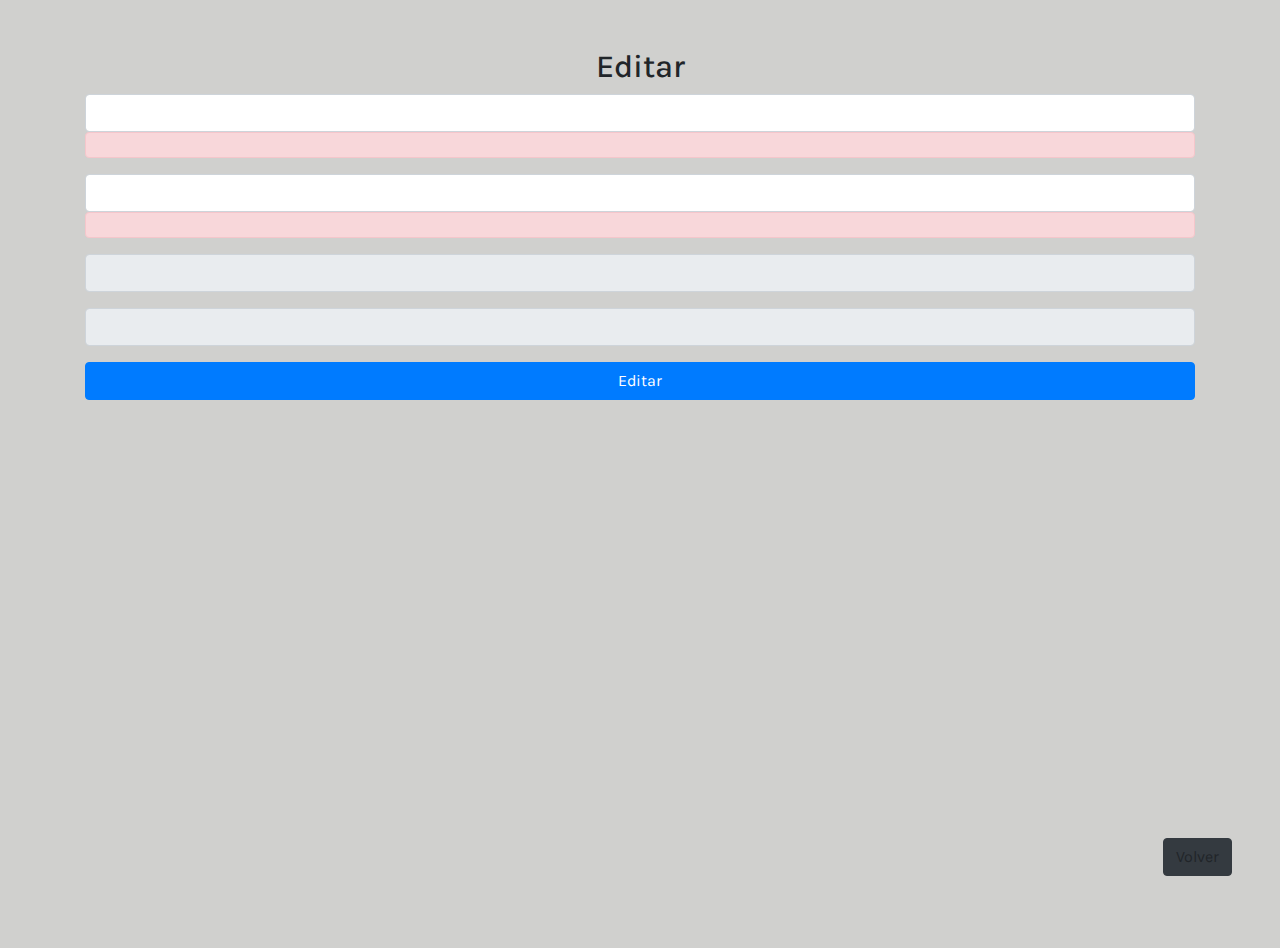
<file: src/main/resources/templates/formGroupEdit.html>
<!DOCTYPE html>
<html lang="en" xmlns:th="http://www.w3.org/1999/xhtml">
<head>
    <meta charset="UTF-8">
    <meta name="viewport" content="width=device-width, initial-scale=1.0">
    <meta http-equiv="X-UA-Compatible" content="ie=edge">
    <title>Página Profesor</title>
    <link href="https://fonts.googleapis.com/css?family=Karla:400,700&display=swap" rel="stylesheet">
    <link rel="stylesheet" href="https://cdn.materialdesignicons.com/4.8.95/css/materialdesignicons.min.css">
    <link rel="stylesheet" href="https://stackpath.bootstrapcdn.com/bootstrap/4.4.1/css/bootstrap.min.css">
    <link rel="stylesheet" th:href="@{/css/login.css}" href="../static/css/login.css">
</head>
<body>

<div class="container text-center mt-5">
    <h2>Editar</h2>
    <form th:action="@{/private/teacher/group/edit}" th:object="${grupoFormDto}" method="post" >

        <div class="form-group">
            <label for="classroom" class="sr-only" >Salon</label>
            <input  type="text" class="form-control" th:field="*{classroom}"  id="classroom">
            <div class='alert alert-danger' th_if="${#fields.hasErrors('classroom')}" th:errors="*{classroom}"></div>
        </div>

        <div class="form-group">
            <label for="hours" class="sr-only" >Hora</label>
            <input type="text" class="form-control" th:field="*{hours}"  id="hours">
            <div class='alert alert-danger' th_if="${#fields.hasErrors('hours')}" th:errors="*{hours}"></div>
        </div>
        <div class="form-group">
            <label for="number" class="sr-only" >Hora</label>
            <input  type="text" class="form-control"  th:field="*{number}"  id="number" disabled>
        </div>
        <div class="form-group">
            <label for="subjectCode" class="sr-only" >Codigo</label>
            <input type="text" class="form-control" th:field="*{subjectCode}"  id="subjectCode" disabled>
        </div>
        <input th:name="number" type="hidden" name="number" th:value="${grupoFormDto.number}"/>
        <input th:name="code"  type="hidden" name="code" th:value="${grupoFormDto.subjectCode}"/>
        <input  type="submit" name="formGroup" id="formGroup" class="btn btn-block btn-primary mb-4" value="Editar">

    </form>
</div>
<footer class="d-flex justify-content-end align-items-end fixed-bottom pr-5 pb-4 " >
    <a th:href="@{/private/teacher}" class="btn btn-dark ">Volver</a>
</footer>




</body>
</html>
</file>
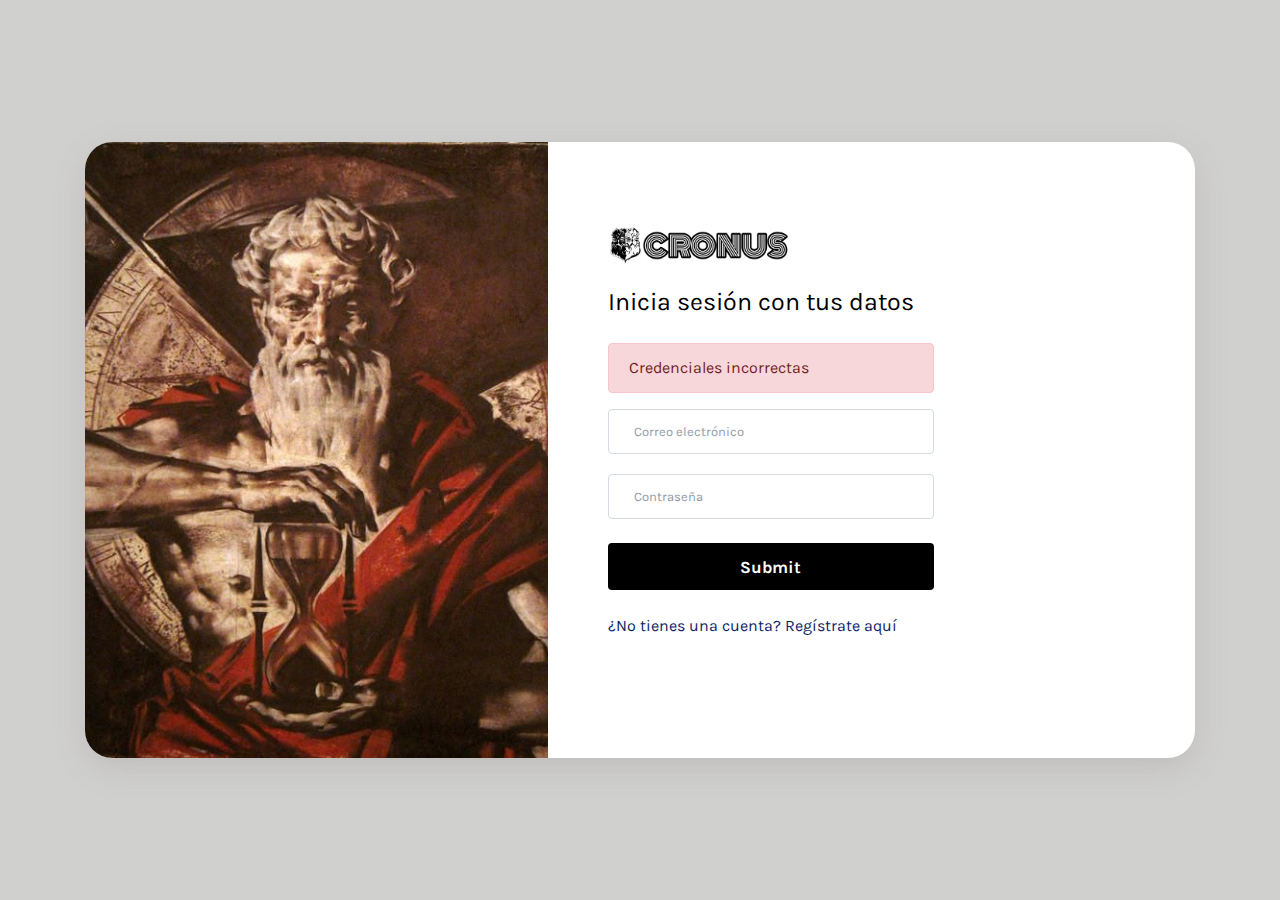
<file: src/main/resources/templates/login.html>
<!DOCTYPE html>
<html lang="en"  xmlns:th="http://www.w3.org/1999/xhtml" >
<head >
  <meta charset="UTF-8">
  <meta name="viewport" content="width=device-width, initial-scale=1.0">
  <meta http-equiv="X-UA-Compatible" content="ie=edge">
  <title>Cronus</title>
  <link href="https://fonts.googleapis.com/css?family=Karla:400,700&display=swap" rel="stylesheet">
  <link rel="stylesheet" href="https://cdn.materialdesignicons.com/4.8.95/css/materialdesignicons.min.css">
  <link rel="stylesheet" href="https://stackpath.bootstrapcdn.com/bootstrap/4.4.1/css/bootstrap.min.css">
  <link rel="stylesheet" th:href="@{/css/login.css}" href="../static/css/login.css">
  <script th:src="@{/js/jquery.js}" src="../static/js/jquery.js"></script>
  <script th:src="@{/js/bootstrap.js}" src="../static/js/bootstrap.js"></script>
</head>
<body>
<main class="d-flex align-items-center min-vh-100 py-3 py-md-0">
  <div class="container">

    <div class="card login-card">
      <div class="row no-gutters">
        <div class="col-md-5">
          <img th:src="@{/images/login.jpeg}" src="../static/images/login.jpeg" alt="login" class="login-card-img">
        </div>
        <div class="col-md-7">
          <div class="card-body">
            <div class="brand-wrapper">
              <img th:src="@{/images/logo.jpg}" src="../static/images/logo.jpg" alt="logo" class="logo">
            </div>
            <p class="login-card-description">Inicia sesión con tus datos</p>
            <form id="loginform" method="POST" th:action="@{/login-post}" role="form">
              <div th:if="${param.error}" class="alert alert-danger mb-3">Credenciales incorrectas</div>
              <div class="form-group">
                <label for="email" class="sr-only" th:text="#{login.email}">Email</label>
                <input type="email" name="username" id="email" class="form-control" placeholder="Correo electrónico">
              </div>
              <div class="form-group mb-4">
                <label for="password" class="sr-only" th:text="#{login.password}">Contraseña</label>
                <input type="password" name="password" id="password" class="form-control" placeholder="Contraseña">
              </div>
              <input th:value="#{login.boton}" type="submit" name="login" id="login" class="btn btn-block login-btn mb-4">
            </form>
            <p class="login-card-footer-text">¿No tienes una cuenta? <a th:href="@{/signup}" class="text-reset">Regístrate aquí</a></p>
          </div>
        </div>
      </div>
    </div>
  </div>
</main>
</body>
</html>
</file>
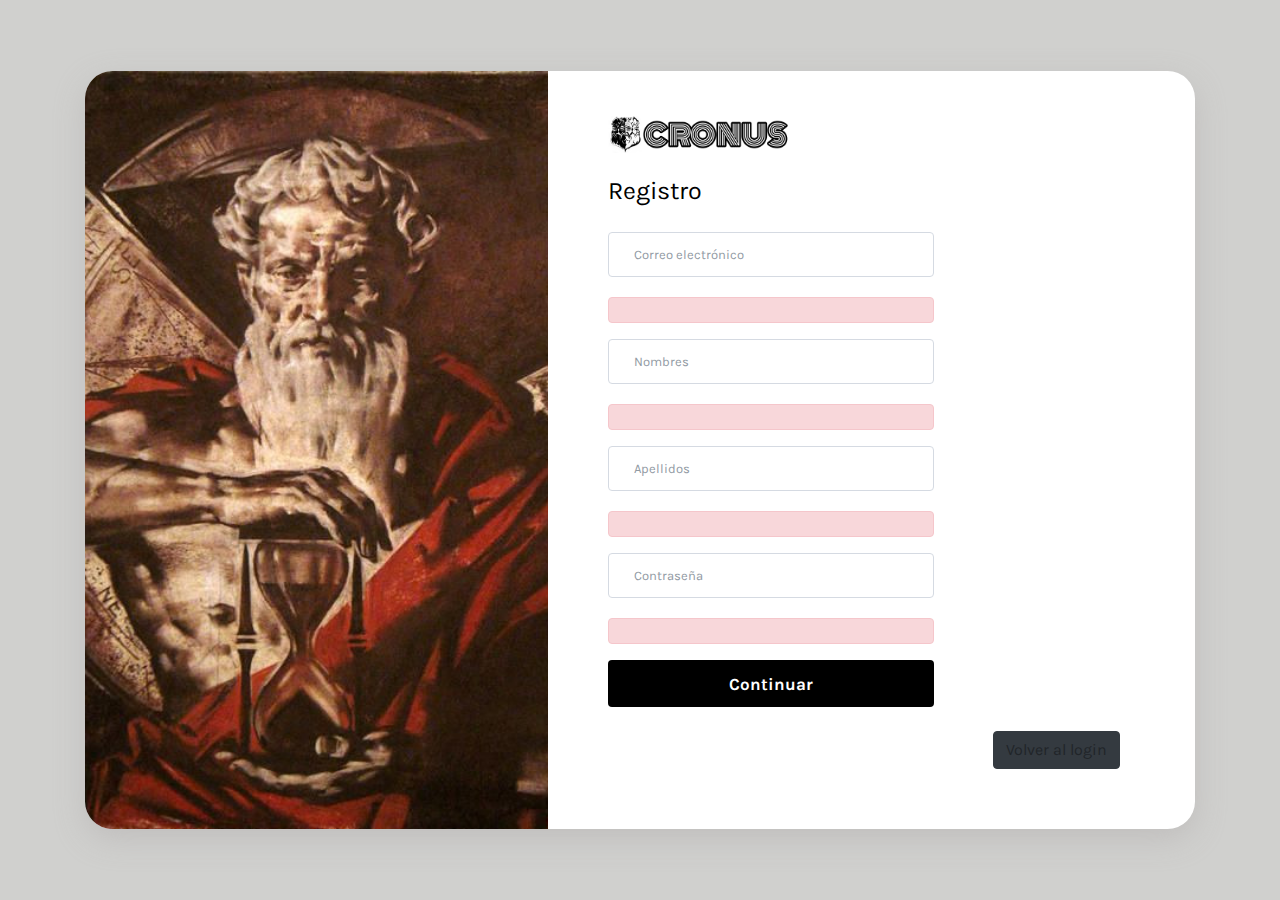
<file: src/main/resources/templates/signup.html>
<!DOCTYPE html>
<html lang="en"  xmlns:th="http://www.w3.org/1999/xhtml" >
<head >
    <meta charset="UTF-8">
    <meta name="viewport" content="width=device-width, initial-scale=1.0">
    <meta http-equiv="X-UA-Compatible" content="ie=edge">
    <link href="https://fonts.googleapis.com/css?family=Karla:400,700&display=swap" rel="stylesheet">
    <link rel="stylesheet" href="https://cdn.materialdesignicons.com/4.8.95/css/materialdesignicons.min.css">
    <link rel="stylesheet" href="https://stackpath.bootstrapcdn.com/bootstrap/4.4.1/css/bootstrap.min.css">
    <link rel="stylesheet" th:href="@{/css/signup.css}" href="../static/css/signup.css">
    <script th:src="@{/js/jquery.js}" src="../static/js/jquery.js"></script>
    <script th:src="@{/js/bootstrap.js}" src="../static/js/bootstrap.js"></script>
    <title>Registro</title>
</head>
<body>
<main class="d-flex align-items-center min-vh-100 py-3 py-md-0">
    <div class="container">
        <div class="card login-card">
            <div class="row no-gutters">
                <div class="col-md-5">
                    <img th:src="@{/images/login.jpeg}" src="../static/images/login.jpeg" alt="login" class="login-card-img">
                </div>
                <div class="col-md-7">
                    <div class="card-body">
                        <div class="brand-wrapper">
                            <img th:src="@{/images/logo.jpg}" src="../static/images/logo.jpg" alt="logo" class="logo">
                        </div>
                        <p class="login-card-description" th:text="#{signup.titulo}">Registro</p>
                        <form th:action="@{/signup}" th:object="${studentDto}" method="post" >



                            <div class="form-group">
                                <label for="email" class="sr-only" th:text="#{signup.email}">Email</label>
                                <input type="text" class="form-control" th:field="*{email}" placeholder="Correo electrónico" id="email">
                                <div class='alert alert-danger' th_if="${#fields.hasErrors('email')}" th:errors="*{email}"></div>
                            </div>


                            <div class="form-group">
                                <label for="name" class="sr-only" th:text="#{signup.nombre}">Nombres</label>
                                <input type="text" class="form-control" th:field="*{name}" placeholder="Nombres" id="name">
                                <div class='alert alert-danger' th_if="${#fields.hasErrors('name')}" th:errors="*{name}"></div>
                            </div>
                            <div class="form-group">
                                <label for="lastName" class="sr-only" th:text="#{signup.apellido}">Apellidos</label>
                                <input type="text" class="form-control" th:field="*{lastName}" placeholder="Apellidos" id="lastName">
                                <div class='alert alert-danger' th_if="${#fields.hasErrors('lastName')}" th:errors="*{lastName}"></div>
                            </div>
                            <div class="form-group">
                                <label for="password" class="sr-only" th:text="#{signup.contrasena}">Contraseña</label>
                                <input type="password" class="form-control" th:field="*{password}" placeholder="Contraseña" id="password">
                                <div class='alert alert-danger' th_if="${#fields.hasErrors('password')}" th:errors="*{password}"></div>
                            </div>
                            <input th:value="#{signup.boton}" type="submit" name="login" id="login" class="btn btn-block login-btn mb-4" value="Continuar">

                        </form>
                        <div class="container" align="right">
                            <a th:href="@{/login}" class="btn btn-dark">Volver al login</a>
                        </div>
                    </div>
                </div>
            </div>
        </div>
    </div>


</main>
</body>
</html>
</file>
<file: src/main/resources/static/css/login.css>
body {
  font-family: "Karla", sans-serif;
  background-color: #d0d0ce;
  min-height: 100vh; }

.brand-wrapper {
  margin-bottom: 19px; }
  .brand-wrapper .logo {
    height: 37px; }

.login-card {
  border: 0;
  border-radius: 27.5px;
  box-shadow: 0 10px 30px 0 rgba(172, 168, 168, 0.43);
  overflow: hidden; }
  .login-card-img {
    border-radius: 0;
    position: absolute;
    width: 100%;
    height: 100%;
    -o-object-fit: cover;
       object-fit: cover; }
  .login-card .card-body {
    padding: 85px 60px 60px; }
    @media (max-width: 422px) {
      .login-card .card-body {
        padding: 35px 24px; } }
  .login-card-description {
    font-size: 25px;
    color: #000;
    font-weight: normal;
    margin-bottom: 23px; }
  .login-card form {
    max-width: 326px; }
  .login-card .form-control {
    border: 1px solid #d5dae2;
    padding: 15px 25px;
    margin-bottom: 20px;
    min-height: 45px;
    font-size: 13px;
    line-height: 15;
    font-weight: normal; }
    .login-card .form-control::-webkit-input-placeholder {
      color: #919aa3; }
    .login-card .form-control::-moz-placeholder {
      color: #919aa3; }
    .login-card .form-control:-ms-input-placeholder {
      color: #919aa3; }
    .login-card .form-control::-ms-input-placeholder {
      color: #919aa3; }
    .login-card .form-control::placeholder {
      color: #919aa3; }
  .login-card .login-btn {
    padding: 13px 20px 12px;
    background-color: #000;
    border-radius: 4px;
    font-size: 17px;
    font-weight: bold;
    line-height: 20px;
    color: #fff;
    margin-bottom: 24px; }
    .login-card .login-btn:hover {
      border: 1px solid #000;
      background-color: transparent;
      color: #000; }
  .login-card .forgot-password-link {
    font-size: 14px;
    color: #919aa3;
    margin-bottom: 12px; }
  .login-card-footer-text {
    font-size: 16px;
    color: #0d2366;
    margin-bottom: 60px; }
    @media (max-width: 767px) {
      .login-card-footer-text {
        margin-bottom: 24px; } }
  .login-card-footer-nav a {
    font-size: 14px;
    color: #919aa3; }

/*# sourceMappingURL=login.css.map */
</file>
<file: src/main/resources/static/css/signup.css>
body {
    font-family: "Karla", sans-serif;
    background-color: #d0d0ce;
    min-height: 100vh; }

.brand-wrapper {
    margin-bottom: 19px; }
.brand-wrapper .logo {
    height: 37px; }

.login-card {
    border: 0;
    border-radius: 27.5px;
    box-shadow: 0 10px 30px 0 rgba(172, 168, 168, 0.43);
    overflow: hidden; }
.login-card-img {
    border-radius: 0;
    position: absolute;
    width: 100%;
    height: 100%;
    -o-object-fit: cover;
    object-fit: cover; }
.login-card .card-body {
    padding: 45px 60px 60px; }
@media (max-width: 422px) {
    .login-card .card-body {
        padding: 35px 24px; } }
.login-card-description {
    font-size: 25px;
    color: #000;
    font-weight: normal;
    margin-bottom: 23px; }
.login-card form {
    max-width: 326px; }
.login-card .form-control {
    border: 1px solid #d5dae2;
    padding: 15px 25px;
    margin-bottom: 20px;
    min-height: 45px;
    font-size: 13px;
    line-height: 15;
    font-weight: normal; }
.login-card .form-control::-webkit-input-placeholder {
    color: #919aa3; }
.login-card .form-control::-moz-placeholder {
    color: #919aa3; }
.login-card .form-control:-ms-input-placeholder {
    color: #919aa3; }
.login-card .form-control::-ms-input-placeholder {
    color: #919aa3; }
.login-card .form-control::placeholder {
    color: #919aa3; }
.login-card .login-btn {
    padding: 13px 20px 12px;
    background-color: #000;
    border-radius: 4px;
    font-size: 17px;
    font-weight: bold;
    line-height: 20px;
    color: #fff;
    margin-bottom: 24px; }
.login-card .login-btn:hover {
    border: 1px solid #000;
    background-color: transparent;
    color: #000; }
.login-card .forgot-password-link {
    font-size: 14px;
    color: #919aa3;
    margin-bottom: 12px; }
.login-card-footer-text {
    font-size: 16px;
    color: #0d2366;
    margin-bottom: 60px; }
@media (max-width: 767px) {
    .login-card-footer-text {
        margin-bottom: 24px; } }
.login-card-footer-nav a {
    font-size: 14px;
    color: #919aa3; }

/*# sourceMappingURL=login.css.map */
</file>
